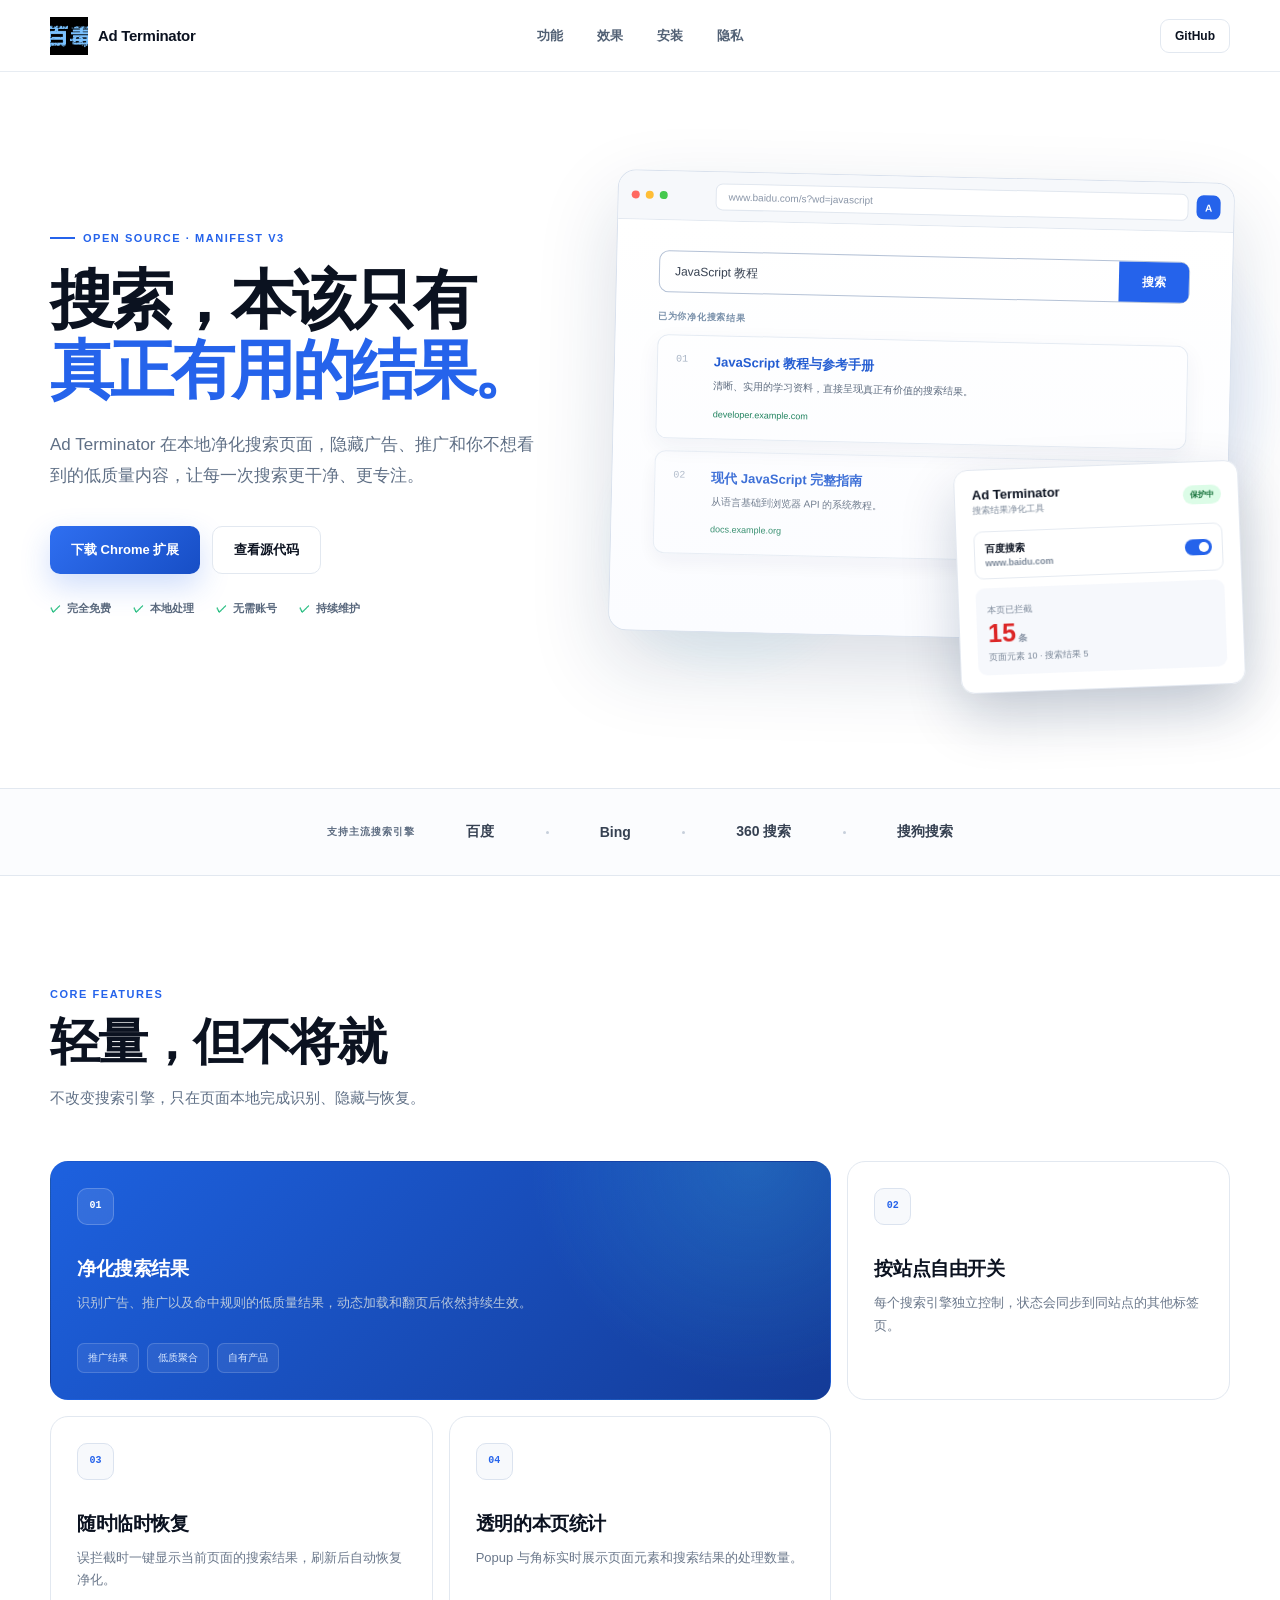
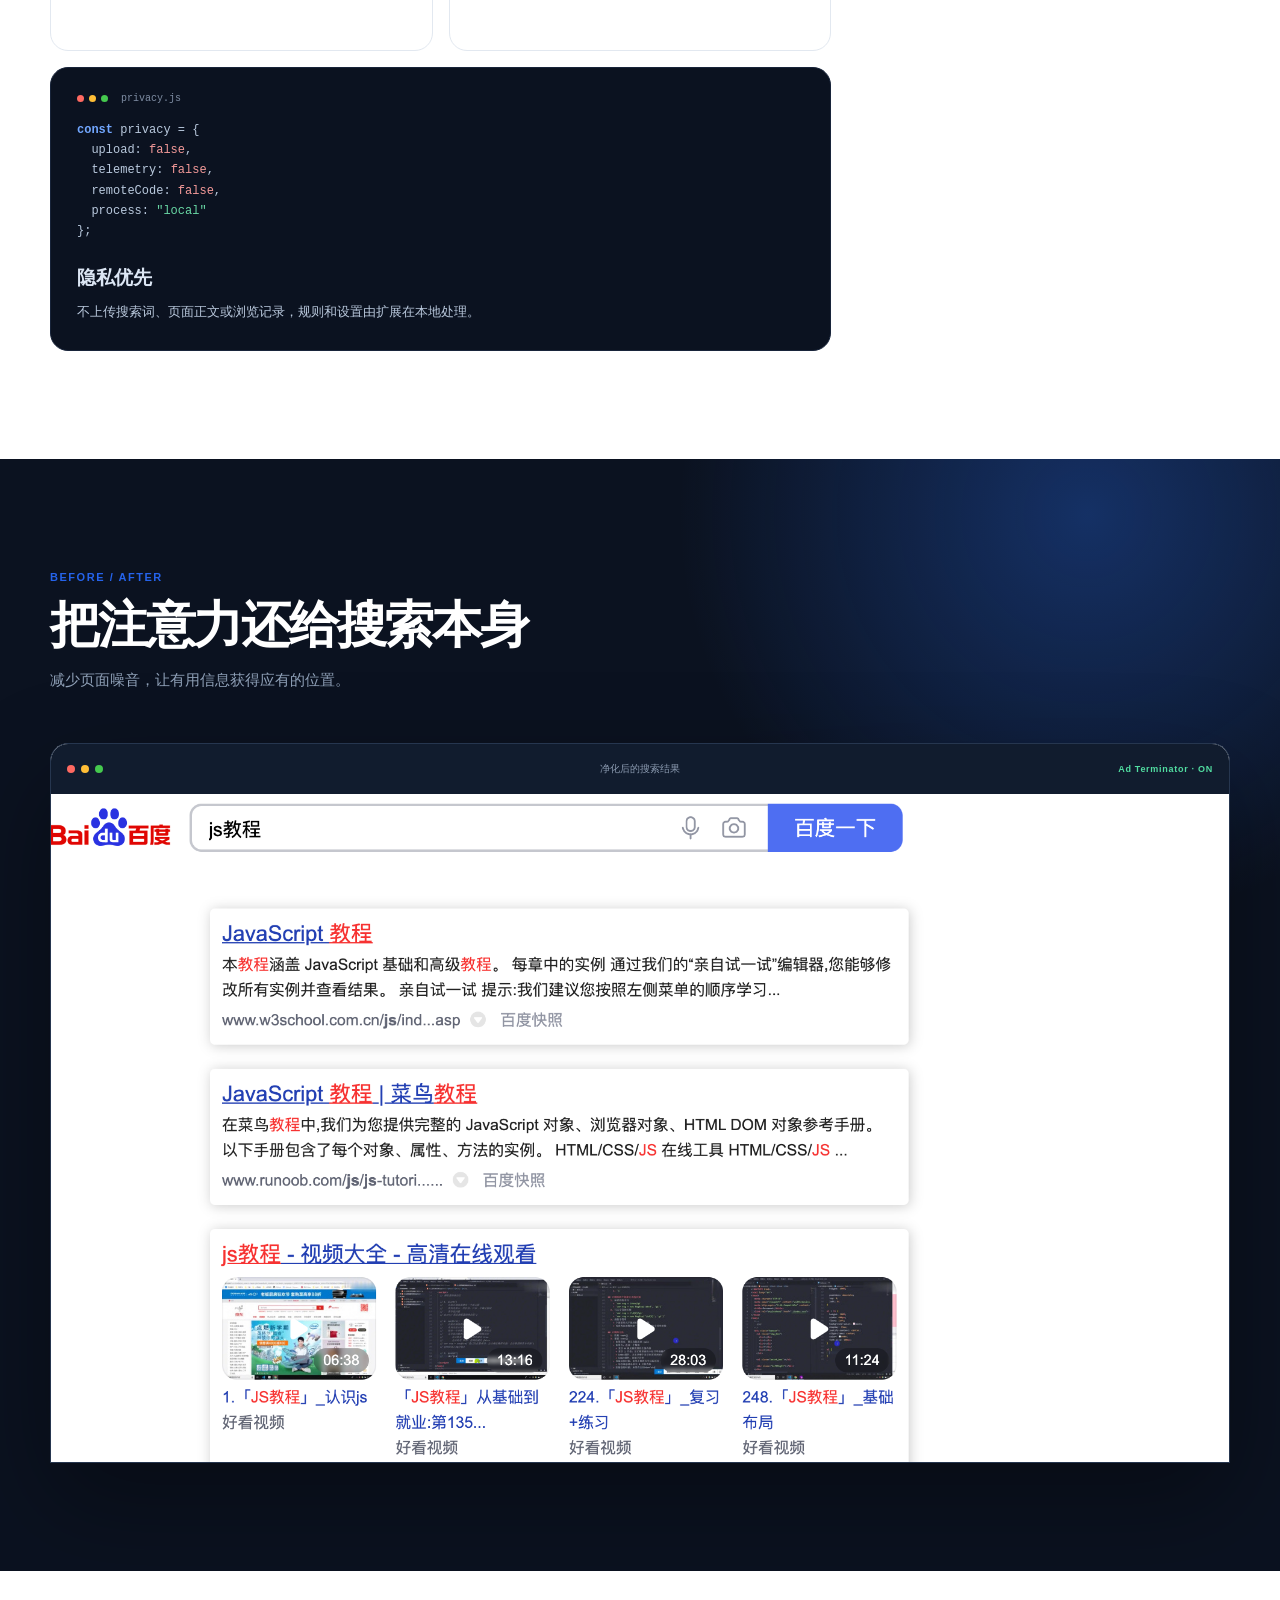
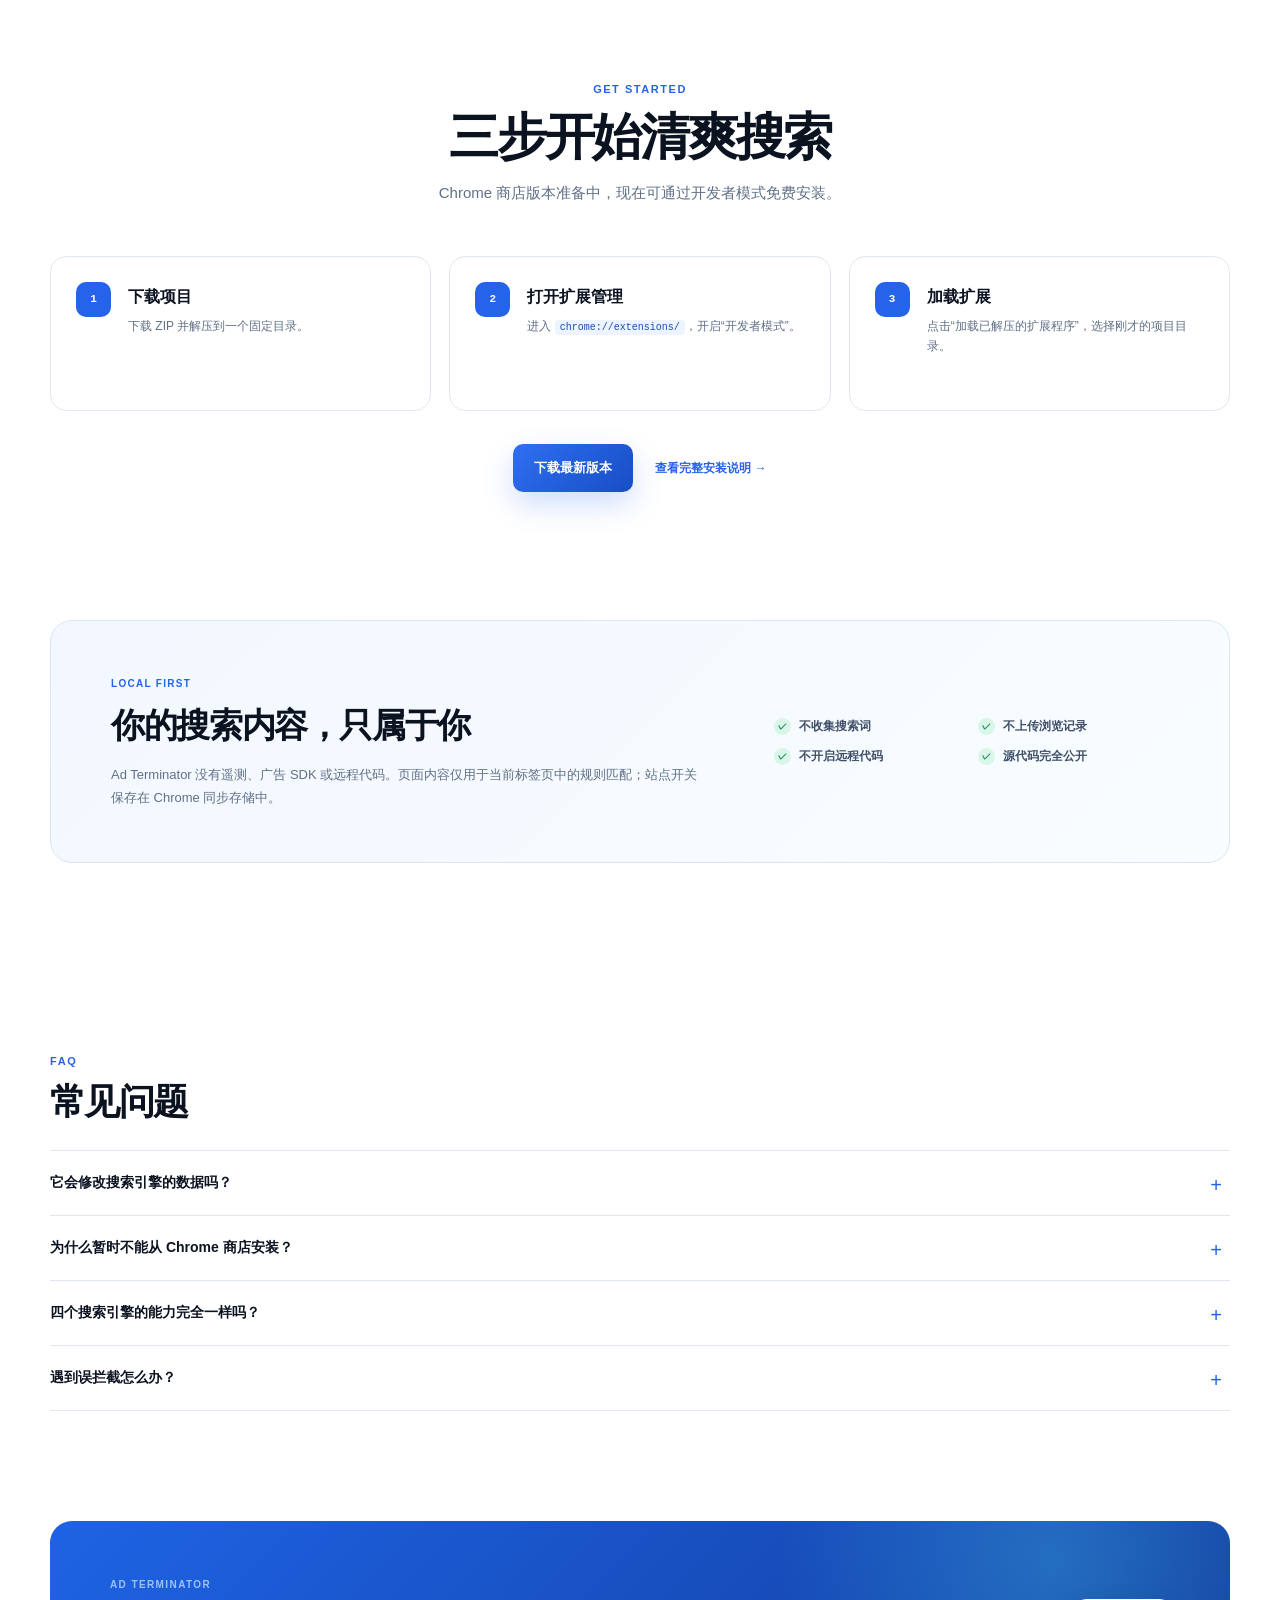
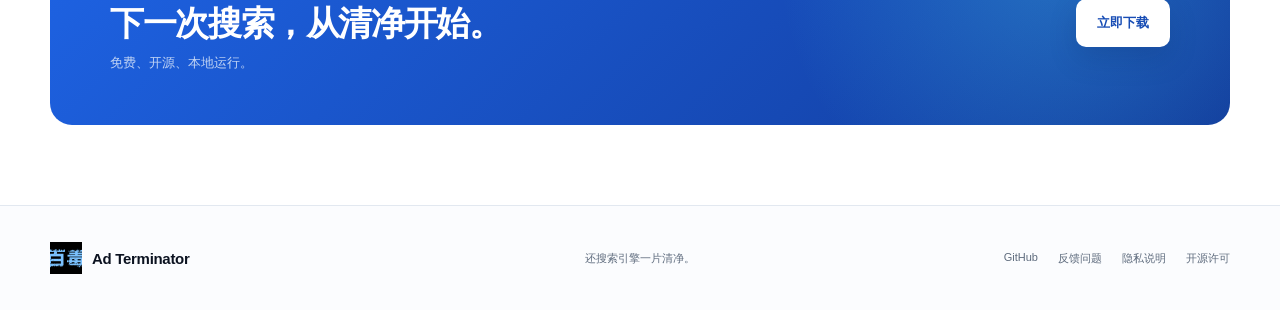
<file: index.html>
<!DOCTYPE html>
<html lang="zh-CN">
  <head>
    <meta charset="utf-8" />
    <meta name="viewport" content="width=device-width, initial-scale=1" />
    <meta name="theme-color" content="#0b1220" />
    <meta
      name="description"
      content="Ad Terminator 是一款轻量、开源的 Chrome 搜索结果净化扩展，支持百度、Bing、360 搜索与搜狗搜索。"
    />
    <meta property="og:title" content="Ad Terminator · 还搜索引擎一片清净" />
    <meta
      property="og:description"
      content="本地过滤广告、推广和低质量搜索结果，不收集搜索内容。"
    />
    <meta property="og:image" content="https://anti-hundred-poison.vercel.app/imgs/4.png" />
    <title>Ad Terminator · 搜索结果净化工具</title>
    <link rel="icon" href="icon_128.png" />
    <link rel="stylesheet" href="styles/index.css" />
  </head>
  <body>
    <header class="site-header">
      <a class="brand" href="#top" aria-label="Ad Terminator 首页">
        <img src="icon_128.png" width="38" height="38" alt="" />
        <span>Ad Terminator</span>
      </a>
      <nav aria-label="主导航">
        <a href="#features">功能</a>
        <a href="#preview">效果</a>
        <a href="#install">安装</a>
        <a href="#privacy">隐私</a>
      </nav>
      <a
        class="header-link"
        href="https://github.com/xumengzi/Anti-Hundred-Poison"
        target="_blank"
        rel="noopener noreferrer"
      >
        GitHub
      </a>
    </header>

    <main id="top">
      <section class="hero section-shell">
        <div class="hero-copy">
          <div class="eyebrow"><span></span> OPEN SOURCE · MANIFEST V3</div>
          <h1>搜索，本该只有<br /><em>真正有用的结果。</em></h1>
          <p class="hero-lead">
            Ad Terminator 在本地净化搜索页面，隐藏广告、推广和你不想看到的低质量内容，让每一次搜索更干净、更专注。
          </p>
          <div class="hero-actions">
            <a
              class="button button-primary"
              href="https://github.com/xumengzi/Anti-Hundred-Poison/archive/refs/heads/master.zip"
            >
              下载 Chrome 扩展
            </a>
            <a
              class="button button-secondary"
              href="https://github.com/xumengzi/Anti-Hundred-Poison"
              target="_blank"
              rel="noopener noreferrer"
            >
              查看源代码
            </a>
          </div>
          <div class="trust-row" aria-label="产品特点">
            <span>完全免费</span>
            <span>本地处理</span>
            <span>无需账号</span>
            <span>持续维护</span>
          </div>
        </div>

        <div class="hero-visual" aria-hidden="true">
          <div class="glow glow-one"></div>
          <div class="glow glow-two"></div>
          <div class="browser-card">
            <div class="browser-bar">
              <div class="traffic-lights"><i></i><i></i><i></i></div>
              <div class="address-bar">www.baidu.com/s?wd=javascript</div>
              <div class="shield">A</div>
            </div>
            <div class="search-demo">
              <div class="search-input">
                <span>JavaScript 教程</span><b>搜索</b>
              </div>
              <div class="clean-label">已为你净化搜索结果</div>
              <article class="result-card">
                <span class="result-index">01</span>
                <div><h3>JavaScript 教程与参考手册</h3><p>清晰、实用的学习资料，直接呈现真正有价值的搜索结果。</p><small>developer.example.com</small></div>
              </article>
              <article class="result-card result-card-muted">
                <span class="result-index">02</span>
                <div><h3>现代 JavaScript 完整指南</h3><p>从语言基础到浏览器 API 的系统教程。</p><small>docs.example.org</small></div>
              </article>
            </div>
          </div>

          <div class="popup-preview">
            <div class="popup-head">
              <div><strong>Ad Terminator</strong><span>搜索结果净化工具</span></div>
              <b>保护中</b>
            </div>
            <div class="popup-site"><span>百度搜索<small>www.baidu.com</small></span><i></i></div>
            <div class="popup-count"><span>本页已拦截</span><strong>15<small> 条</small></strong><p>页面元素 10 · 搜索结果 5</p></div>
          </div>
        </div>
      </section>

      <section class="engine-strip" aria-label="支持的搜索引擎">
        <span>支持主流搜索引擎</span>
        <strong>百度</strong>
        <i></i>
        <strong>Bing</strong>
        <i></i>
        <strong>360 搜索</strong>
        <i></i>
        <strong>搜狗搜索</strong>
      </section>

      <section id="features" class="section section-shell">
        <div class="section-heading">
          <span>CORE FEATURES</span>
          <h2>轻量，但不将就</h2>
          <p>不改变搜索引擎，只在页面本地完成识别、隐藏与恢复。</p>
        </div>
        <div class="feature-grid">
          <article class="feature-card feature-card-primary">
            <div class="feature-icon">01</div>
            <h3>净化搜索结果</h3>
            <p>识别广告、推广以及命中规则的低质量结果，动态加载和翻页后依然持续生效。</p>
            <div class="rule-demo"><span>推广结果</span><span>低质聚合</span><span>自有产品</span></div>
          </article>
          <article class="feature-card">
            <div class="feature-icon">02</div>
            <h3>按站点自由开关</h3>
            <p>每个搜索引擎独立控制，状态会同步到同站点的其他标签页。</p>
          </article>
          <article class="feature-card">
            <div class="feature-icon">03</div>
            <h3>随时临时恢复</h3>
            <p>误拦截时一键显示当前页面的搜索结果，刷新后自动恢复净化。</p>
          </article>
          <article class="feature-card">
            <div class="feature-icon">04</div>
            <h3>透明的本页统计</h3>
            <p>Popup 与角标实时展示页面元素和搜索结果的处理数量。</p>
          </article>
          <article class="feature-card feature-card-dark">
            <div class="code-title"><span></span><span></span><span></span>privacy.js</div>
            <pre><code><b>const</b> privacy = {
  upload: <em>false</em>,
  telemetry: <em>false</em>,
  remoteCode: <em>false</em>,
  process: <i>"local"</i>
};</code></pre>
            <h3>隐私优先</h3>
            <p>不上传搜索词、页面正文或浏览记录，规则和设置由扩展在本地处理。</p>
          </article>
        </div>
      </section>

      <section id="preview" class="section preview-section">
        <div class="section-shell">
          <div class="section-heading section-heading-light">
            <span>BEFORE / AFTER</span>
            <h2>把注意力还给搜索本身</h2>
            <p>减少页面噪音，让有用信息获得应有的位置。</p>
          </div>
          <div class="screenshot-frame">
            <div class="screenshot-toolbar" aria-hidden="true">
              <div><i></i><i></i><i></i></div>
              <span>净化后的搜索结果</span>
              <b>Ad Terminator · ON</b>
            </div>
            <img
              src="imgs/4.png"
              width="1080"
              height="986"
              loading="lazy"
              alt="Ad Terminator 净化后的百度搜索结果"
            />
          </div>
        </div>
      </section>

      <section id="install" class="section section-shell install-section">
        <div class="section-heading">
          <span>GET STARTED</span>
          <h2>三步开始清爽搜索</h2>
          <p>Chrome 商店版本准备中，现在可通过开发者模式免费安装。</p>
        </div>
        <ol class="steps">
          <li><span>1</span><div><h3>下载项目</h3><p>下载 ZIP 并解压到一个固定目录。</p></div></li>
          <li><span>2</span><div><h3>打开扩展管理</h3><p>进入 <code>chrome://extensions/</code>，开启“开发者模式”。</p></div></li>
          <li><span>3</span><div><h3>加载扩展</h3><p>点击“加载已解压的扩展程序”，选择刚才的项目目录。</p></div></li>
        </ol>
        <div class="install-actions">
          <a
            class="button button-primary"
            href="https://github.com/xumengzi/Anti-Hundred-Poison/archive/refs/heads/master.zip"
          >下载最新版本</a>
          <a
            class="text-link"
            href="https://github.com/xumengzi/Anti-Hundred-Poison#安装方法"
            target="_blank"
            rel="noopener noreferrer"
          >查看完整安装说明 →</a>
        </div>
      </section>

      <section id="privacy" class="section section-shell privacy-section">
        <div class="privacy-card">
          <div>
            <span class="privacy-mark">LOCAL FIRST</span>
            <h2>你的搜索内容，只属于你</h2>
            <p>
              Ad Terminator 没有遥测、广告 SDK 或远程代码。页面内容仅用于当前标签页中的规则匹配；站点开关保存在 Chrome 同步存储中。
            </p>
          </div>
          <ul>
            <li><i></i>不收集搜索词</li>
            <li><i></i>不上传浏览记录</li>
            <li><i></i>不开启远程代码</li>
            <li><i></i>源代码完全公开</li>
          </ul>
        </div>
      </section>

      <section class="faq section-shell">
        <div class="section-heading compact"><span>FAQ</span><h2>常见问题</h2></div>
        <div class="faq-list">
          <details><summary>它会修改搜索引擎的数据吗？</summary><p>不会。扩展只在你的浏览器中隐藏或恢复页面元素，不会修改搜索引擎服务器上的任何数据。</p></details>
          <details><summary>为什么暂时不能从 Chrome 商店安装？</summary><p>商店版本仍在准备中。目前可以从 GitHub 下载源码，通过 Chrome 开发者模式加载。</p></details>
          <details><summary>四个搜索引擎的能力完全一样吗？</summary><p>百度和 Bing 支持页面净化与动态结果过滤；360 搜索和搜狗搜索目前提供基础页面净化。</p></details>
          <details><summary>遇到误拦截怎么办？</summary><p>可以在 Popup 中临时显示本页结果，或前往 GitHub Issues 提交误拦截反馈。</p></details>
        </div>
      </section>

      <section class="final-cta section-shell">
        <div>
          <span>AD TERMINATOR</span>
          <h2>下一次搜索，从清净开始。</h2>
          <p>免费、开源、本地运行。</p>
        </div>
        <a
          class="button button-light"
          href="https://github.com/xumengzi/Anti-Hundred-Poison/archive/refs/heads/master.zip"
        >立即下载</a>
      </section>
    </main>

    <footer class="site-footer">
      <a class="brand footer-brand" href="#top"><img src="icon_128.png" width="32" height="32" alt="" /><span>Ad Terminator</span></a>
      <p>还搜索引擎一片清净。</p>
      <div>
        <a href="https://github.com/xumengzi/Anti-Hundred-Poison" target="_blank" rel="noopener noreferrer">GitHub</a>
        <a href="https://github.com/xumengzi/Anti-Hundred-Poison/issues/new" target="_blank" rel="noopener noreferrer">反馈问题</a>
        <a href="#privacy">隐私说明</a>
        <a href="LICENSE">开源许可</a>
      </div>
    </footer>
  </body>
</html>
</file>
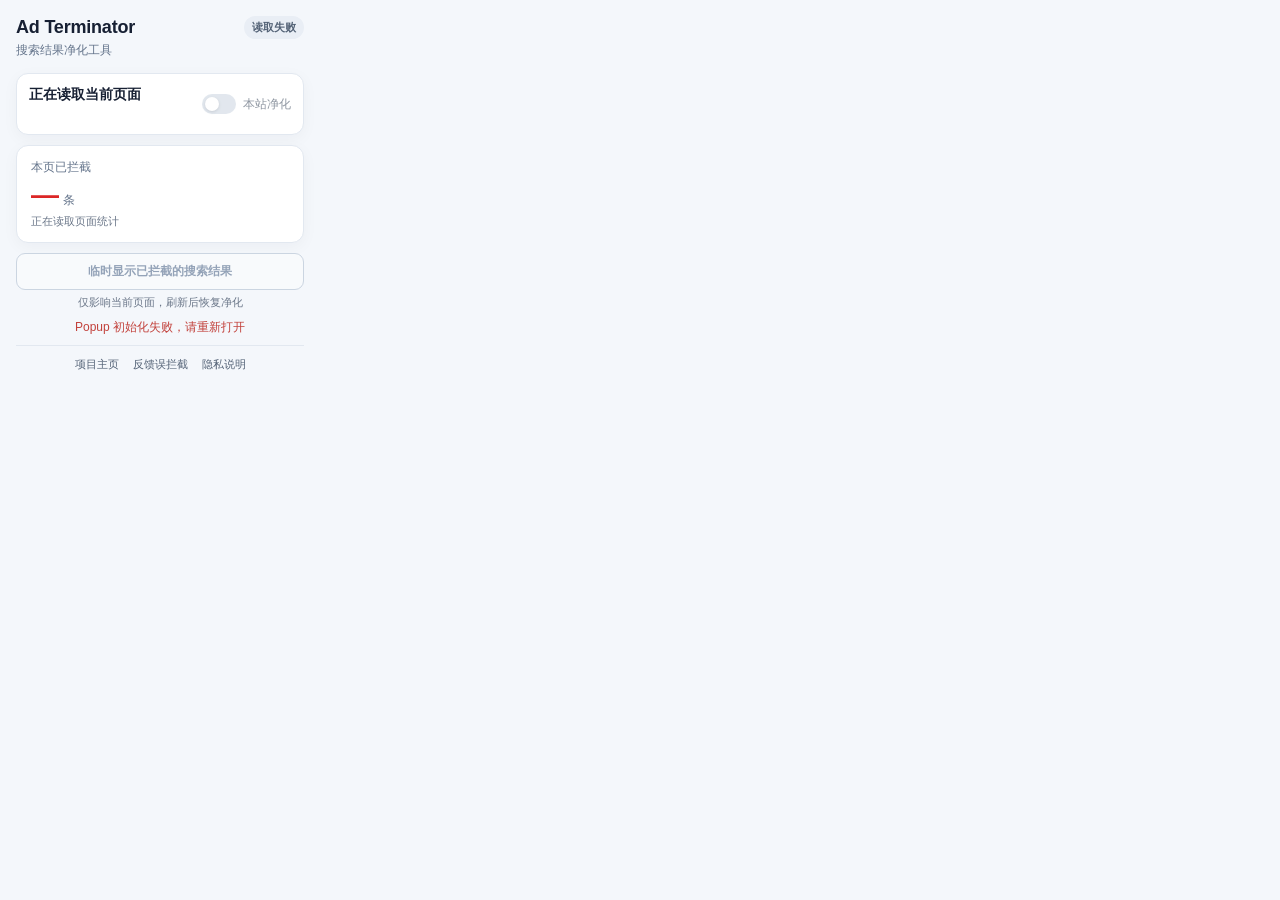
<file: popup.html>
<!DOCTYPE html>
<html lang="zh-CN">
  <head>
    <meta charset="utf-8" />
    <meta name="viewport" content="width=device-width, initial-scale=1" />
    <title>Ad Terminator</title>
    <link rel="stylesheet" href="styles/popup.css" />
  </head>
  <body>
    <main id="app">
      <header class="brand">
        <div>
          <h1>Ad Terminator</h1>
          <p>搜索结果净化工具</p>
        </div>
        <span id="status" class="status status--loading">正在检测</span>
      </header>

      <section class="site-card" aria-label="当前站点状态">
        <div>
          <div id="siteName" class="site-name">正在读取当前页面</div>
          <div id="siteHost" class="site-host"></div>
        </div>
        <label class="switch">
          <input type="checkbox" id="siteEnabled" disabled />
          <span class="switch-track" aria-hidden="true"></span>
          <span id="switchText">本站净化</span>
        </label>
      </section>

      <section class="stat-card" aria-label="本页净化统计">
        <div class="stat-label">本页已拦截</div>
        <div class="stat-value"><span id="count">—</span><small>条</small></div>
        <div id="countDetail" class="muted">正在读取页面统计</div>
      </section>

      <button id="revealResults" class="secondary-button" type="button" disabled>
        临时显示已拦截的搜索结果
      </button>
      <p class="action-note">仅影响当前页面，刷新后恢复净化</p>

      <div id="tip" role="status" aria-live="polite"></div>

      <footer>
        <a href="https://github.com/xumengzi/Anti-Hundred-Poison" target="_blank" rel="noopener noreferrer">项目主页</a>
        <a href="https://github.com/xumengzi/Anti-Hundred-Poison/issues/new" target="_blank" rel="noopener noreferrer">反馈误拦截</a>
        <a href="https://github.com/xumengzi/Anti-Hundred-Poison#隐私说明" target="_blank" rel="noopener noreferrer">隐私说明</a>
      </footer>
    </main>
    <script src="scripts/popup.js"></script>
  </body>
</html>
</file>
<file: styles/index.css>
:root {
  color-scheme: light;
  --ink: #0b1220;
  --muted: #607086;
  --line: #e2e8f0;
  --surface: #f5f7fb;
  --blue: #2563eb;
  --blue-dark: #1746b5;
  --cyan: #4bd7f2;
  --green: #19b979;
  font-family: Inter, ui-sans-serif, -apple-system, BlinkMacSystemFont, "Segoe UI", "PingFang SC", "Microsoft YaHei", sans-serif;
  color: var(--ink);
  background: #fff;
  scroll-behavior: smooth;
}

* { box-sizing: border-box; }
html, body { margin: 0; min-width: 320px; }
body { overflow-x: hidden; background: #fff; }
a { color: inherit; text-decoration: none; }
img { max-width: 100%; }
button, input { font: inherit; }

.section-shell { width: min(1180px, calc(100% - 48px)); margin-inline: auto; }
.site-header {
  position: sticky; top: 0; z-index: 20;
  display: grid; grid-template-columns: 1fr auto 1fr; align-items: center;
  height: 72px; padding: 0 max(24px, calc((100vw - 1180px) / 2));
  border-bottom: 1px solid rgba(226, 232, 240, .82);
  background: rgba(255, 255, 255, .88); backdrop-filter: blur(18px);
}
.brand { display: inline-flex; align-items: center; gap: 10px; width: fit-content; font-size: 15px; font-weight: 800; letter-spacing: -.02em; }
.brand img { object-fit: contain; }
.site-header nav { display: flex; gap: 34px; color: #526175; font-size: 13px; font-weight: 600; }
.site-header nav a, .header-link { transition: color .18s ease; }
.site-header nav a:hover, .header-link:hover { color: var(--blue); }
.header-link { justify-self: end; padding: 9px 14px; border: 1px solid var(--line); border-radius: 9px; font-size: 12px; font-weight: 700; }

.hero { display: grid; grid-template-columns: .88fr 1.12fr; align-items: center; gap: 78px; min-height: 700px; padding-block: 82px 94px; }
.hero-copy { position: relative; z-index: 3; }
.eyebrow, .section-heading > span { color: var(--blue); font-size: 11px; font-weight: 800; letter-spacing: .14em; }
.eyebrow { display: flex; align-items: center; gap: 8px; }
.eyebrow span { width: 25px; height: 2px; background: var(--blue); }
.hero h1 { margin: 22px 0 24px; font-size: clamp(48px, 5vw, 72px); line-height: 1.08; letter-spacing: -.055em; }
.hero h1 em { color: var(--blue); font-style: normal; }
.hero-lead { max-width: 560px; margin: 0; color: var(--muted); font-size: 17px; line-height: 1.85; }
.hero-actions { display: flex; flex-wrap: wrap; gap: 12px; margin-top: 34px; }
.button { display: inline-flex; min-height: 48px; align-items: center; justify-content: center; padding: 0 21px; border-radius: 10px; font-size: 13px; font-weight: 750; transition: transform .18s ease, box-shadow .18s ease, background .18s ease; }
.button:hover { transform: translateY(-2px); }
.button-primary { color: #fff; background: linear-gradient(135deg, #2f6ff1, #174ec5); box-shadow: 0 12px 30px rgba(37, 99, 235, .22); }
.button-primary:hover { box-shadow: 0 16px 38px rgba(37, 99, 235, .3); }
.button-secondary { border: 1px solid var(--line); background: #fff; }
.button-secondary:hover { border-color: #b8c6dc; box-shadow: 0 10px 25px rgba(15, 23, 42, .08); }
.trust-row { display: flex; flex-wrap: wrap; gap: 8px 22px; margin-top: 27px; color: #58677c; font-size: 11px; font-weight: 650; }
.trust-row span::before { content: "✓"; margin-right: 6px; color: var(--green); font-weight: 900; }

.hero-visual { position: relative; min-height: 540px; }
.glow { position: absolute; border-radius: 50%; filter: blur(2px); }
.glow-one { top: 30px; right: -70px; width: 410px; height: 410px; background: radial-gradient(circle, rgba(59, 130, 246, .2), transparent 67%); }
.glow-two { bottom: 0; left: -30px; width: 300px; height: 300px; background: radial-gradient(circle, rgba(75, 215, 242, .15), transparent 68%); }
.browser-card { position: absolute; top: 22px; right: 0; width: min(620px, 100%); overflow: hidden; border: 1px solid #d9e1ed; border-radius: 18px; background: #fff; box-shadow: 0 32px 80px rgba(18, 45, 86, .16); transform: rotate(1.3deg); }
.browser-bar { display: grid; grid-template-columns: 84px 1fr 32px; align-items: center; height: 49px; padding: 0 13px; border-bottom: 1px solid var(--line); background: #f6f8fb; }
.traffic-lights { display: flex; gap: 6px; }
.traffic-lights i, .screenshot-toolbar i { display: block; width: 8px; height: 8px; border-radius: 50%; background: #ff6961; }
.traffic-lights i:nth-child(2), .screenshot-toolbar i:nth-child(2) { background: #ffbe36; }
.traffic-lights i:nth-child(3), .screenshot-toolbar i:nth-child(3) { background: #45c94e; }
.address-bar { overflow: hidden; padding: 7px 12px; border: 1px solid #e1e7ef; border-radius: 7px; color: #8a96a8; background: #fff; font-size: 10px; text-overflow: ellipsis; white-space: nowrap; }
.shield { display: grid; place-items: center; justify-self: end; width: 24px; height: 24px; border-radius: 7px; color: #fff; background: var(--blue); font-size: 10px; font-weight: 900; }
.search-demo { min-height: 410px; padding: 30px 42px 42px; background: linear-gradient(180deg, #fff, #fbfcff); }
.search-input { display: flex; height: 42px; align-items: center; justify-content: space-between; padding-left: 15px; border: 1.5px solid #b5c2d6; border-radius: 10px; color: #374151; font-size: 12px; }
.search-input b { align-self: stretch; display: grid; place-items: center; min-width: 70px; border-radius: 0 8px 8px 0; color: #fff; background: var(--blue); }
.clean-label { margin: 18px 0 11px; color: #7990aa; font-size: 9px; font-weight: 700; letter-spacing: .08em; text-transform: uppercase; }
.result-card { position: relative; display: grid; grid-template-columns: 30px 1fr; gap: 8px; margin-bottom: 12px; padding: 17px 18px; border: 1px solid #e5ebf3; border-radius: 11px; box-shadow: 0 8px 22px rgba(29, 58, 102, .06); }
.result-card h3 { margin: 0 0 7px; color: #245dd2; font-size: 13px; }
.result-card p { margin: 0 0 8px; color: #5f6d80; font-size: 10px; line-height: 1.65; }
.result-card small { color: #21835f; font-size: 9px; }
.result-index { color: #a8b4c5; font: 10px/1.4 ui-monospace, monospace; }
.result-card-muted { opacity: .88; }
.popup-preview { position: absolute; right: -12px; bottom: 5px; width: 285px; padding: 17px; border: 1px solid #e3e8f0; border-radius: 14px; background: rgba(255,255,255,.96); box-shadow: 0 24px 55px rgba(12, 36, 73, .2); transform: rotate(-2.2deg); backdrop-filter: blur(12px); }
.popup-head, .popup-site { display: flex; align-items: center; justify-content: space-between; }
.popup-head div { display: flex; flex-direction: column; gap: 2px; }
.popup-head strong { font-size: 13px; }
.popup-head span, .popup-site small, .popup-count span, .popup-count p { color: #7a8798; font-size: 9px; }
.popup-head b { padding: 4px 7px; border-radius: 999px; color: #16713a; background: #dcfce7; font-size: 8px; }
.popup-site { margin-top: 14px; padding: 10px; border: 1px solid #e5eaf1; border-radius: 9px; font-size: 10px; font-weight: 700; }
.popup-site span { display: flex; flex-direction: column; gap: 2px; }
.popup-site i { position: relative; width: 27px; height: 16px; border-radius: 999px; background: var(--blue); }
.popup-site i::after { content: ""; position: absolute; top: 3px; right: 3px; width: 10px; height: 10px; border-radius: 50%; background: #fff; }
.popup-count { margin-top: 9px; padding: 11px; border-radius: 9px; background: #f6f8fc; }
.popup-count strong { display: block; margin-top: 2px; color: #dc2626; font-size: 25px; }
.popup-count strong small { color: #8793a4; font-size: 9px; }
.popup-count p { margin: 3px 0 0; }

.engine-strip { display: flex; min-height: 88px; align-items: center; justify-content: center; gap: clamp(18px, 4vw, 52px); padding: 20px 24px; border-block: 1px solid var(--line); color: #5e6d82; background: #fbfcfe; }
.engine-strip span { font-size: 10px; font-weight: 750; letter-spacing: .1em; text-transform: uppercase; }
.engine-strip strong { color: #364152; font-size: 14px; }
.engine-strip i { width: 3px; height: 3px; border-radius: 50%; background: #c6cfdb; }

.section { padding-block: 108px; }
.section-heading { max-width: 660px; margin-bottom: 50px; }
.section-heading h2 { margin: 12px 0 13px; font-size: clamp(34px, 4vw, 50px); line-height: 1.15; letter-spacing: -.045em; }
.section-heading p { margin: 0; color: var(--muted); font-size: 15px; line-height: 1.75; }
.feature-grid { display: grid; grid-template-columns: repeat(6, 1fr); gap: 16px; }
.feature-card { grid-column: span 2; min-height: 235px; padding: 26px; border: 1px solid var(--line); border-radius: 18px; background: #fff; transition: transform .2s ease, box-shadow .2s ease; }
.feature-card:hover { transform: translateY(-4px); box-shadow: 0 18px 45px rgba(18, 44, 84, .09); }
.feature-card-primary { grid-column: span 4; color: #fff; background: radial-gradient(circle at 90% 0, rgba(75,215,242,.2), transparent 30%), linear-gradient(135deg, #1d61df, #143b97); border-color: transparent; }
.feature-card-dark { grid-column: span 4; min-height: 275px; color: #dce6f4; background: #0b1220; border-color: #18243a; }
.feature-icon { display: grid; width: 37px; height: 37px; place-items: center; margin-bottom: 31px; border: 1px solid #dbe3ef; border-radius: 10px; color: var(--blue); background: #f7f9fc; font: 700 10px/1 ui-monospace, monospace; }
.feature-card-primary .feature-icon { color: #fff; border-color: rgba(255,255,255,.2); background: rgba(255,255,255,.1); }
.feature-card h3 { margin: 0 0 10px; font-size: 19px; letter-spacing: -.02em; }
.feature-card p { max-width: 600px; margin: 0; color: #6b788b; font-size: 13px; line-height: 1.75; }
.feature-card-primary p, .feature-card-dark p { color: #b9c8dc; }
.rule-demo { display: flex; flex-wrap: wrap; gap: 8px; margin-top: 28px; }
.rule-demo span { padding: 7px 10px; border: 1px solid rgba(255,255,255,.16); border-radius: 7px; color: #dceaff; background: rgba(255,255,255,.07); font-size: 10px; }
.code-title { display: flex; align-items: center; gap: 5px; margin-bottom: 16px; color: #7f8da3; font: 10px/1 ui-monospace, monospace; }
.code-title span { width: 7px; height: 7px; border-radius: 50%; background: #ff6961; }
.code-title span:nth-child(2) { background: #ffbe36; }
.code-title span:nth-child(3) { margin-right: 8px; background: #45c94e; }
.feature-card pre { margin: 0 0 23px; color: #b9c9dd; font: 12px/1.7 ui-monospace, SFMono-Regular, Consolas, monospace; }
.feature-card pre b { color: #72a7ff; }.feature-card pre em { color: #f49a99; font-style: normal; }.feature-card pre i { color: #68d7a4; font-style: normal; }

.preview-section { overflow: hidden; color: #fff; background: radial-gradient(circle at 85% 5%, rgba(38,102,223,.36), transparent 27%), #0b1220; }
.section-heading-light p { color: #8fa0b7; }
.screenshot-frame { overflow: hidden; max-height: 720px; border: 1px solid #26364f; border-radius: 18px 18px 0 0; background: #fff; box-shadow: 0 40px 100px rgba(0,0,0,.35); }
.screenshot-toolbar { display: grid; grid-template-columns: 1fr auto 1fr; align-items: center; height: 50px; padding: 0 16px; color: #8b9ab0; background: #111c2e; font-size: 10px; }
.screenshot-toolbar div { display: flex; gap: 6px; }
.screenshot-toolbar b { justify-self: end; color: #51dda1; font-size: 9px; letter-spacing: .08em; }
.screenshot-frame img { display: block; width: 100%; height: auto; }

.install-section { text-align: center; }
.install-section .section-heading { margin-inline: auto; }
.steps { display: grid; grid-template-columns: repeat(3, 1fr); gap: 18px; margin: 0; padding: 0; list-style: none; text-align: left; }
.steps li { display: flex; gap: 17px; min-height: 155px; padding: 25px; border: 1px solid var(--line); border-radius: 16px; background: #fff; }
.steps > li > span { display: grid; flex: 0 0 auto; width: 35px; height: 35px; place-items: center; border-radius: 10px; color: #fff; background: var(--blue); font: 750 11px/1 ui-monospace, monospace; }
.steps h3 { margin: 5px 0 8px; font-size: 16px; }
.steps p { margin: 0; color: var(--muted); font-size: 12px; line-height: 1.7; }
.steps code { padding: 2px 5px; border-radius: 4px; color: #174eb5; background: #edf3ff; font-size: 10px; }
.install-actions { display: flex; align-items: center; justify-content: center; gap: 22px; margin-top: 33px; }
.text-link { color: var(--blue); font-size: 12px; font-weight: 700; }

.privacy-section { padding-top: 20px; }
.privacy-card { display: grid; grid-template-columns: 1.2fr .8fr; gap: 70px; align-items: center; padding: 52px 60px; border: 1px solid #dbe5f1; border-radius: 22px; background: linear-gradient(135deg, #f3f7ff, #f8fdff); }
.privacy-mark { color: var(--blue); font-size: 10px; font-weight: 850; letter-spacing: .13em; }
.privacy-card h2 { margin: 12px 0 14px; font-size: 34px; letter-spacing: -.04em; }
.privacy-card p { margin: 0; color: var(--muted); font-size: 13px; line-height: 1.8; }
.privacy-card ul { display: grid; grid-template-columns: 1fr 1fr; gap: 13px; margin: 0; padding: 0; list-style: none; }
.privacy-card li { display: flex; align-items: center; gap: 8px; color: #405068; font-size: 12px; font-weight: 650; }
.privacy-card li i { display: grid; width: 17px; height: 17px; place-items: center; border-radius: 50%; background: #d9f6e9; }
.privacy-card li i::after { content: "✓"; color: #138256; font-size: 9px; font-style: normal; font-weight: 900; }

.faq { padding-block: 80px 110px; }
.section-heading.compact { margin-bottom: 28px; }
.section-heading.compact h2 { font-size: 36px; }
.faq-list { border-top: 1px solid var(--line); }
.faq details { border-bottom: 1px solid var(--line); }
.faq summary { position: relative; padding: 23px 42px 23px 0; font-size: 14px; font-weight: 720; cursor: pointer; list-style: none; }
.faq summary::-webkit-details-marker { display: none; }
.faq summary::after { content: "+"; position: absolute; right: 8px; color: var(--blue); font-size: 20px; font-weight: 400; }
.faq details[open] summary::after { content: "−"; }
.faq details p { max-width: 800px; margin: -5px 0 23px; color: var(--muted); font-size: 13px; line-height: 1.75; }

.final-cta { display: flex; align-items: center; justify-content: space-between; gap: 30px; margin-bottom: 80px; padding: 53px 60px; border-radius: 22px; color: #fff; background: radial-gradient(circle at 85% 20%, rgba(75,215,242,.28), transparent 27%), linear-gradient(135deg, #1e63e4, #123c9c); }
.final-cta span { color: #9ec2ff; font-size: 10px; font-weight: 800; letter-spacing: .14em; }
.final-cta h2 { margin: 9px 0 7px; font-size: 34px; letter-spacing: -.04em; }
.final-cta p { margin: 0; color: #c1d4f4; font-size: 13px; }
.button-light { color: #184db5; background: #fff; box-shadow: 0 12px 28px rgba(9,38,99,.2); white-space: nowrap; }
.site-footer { display: grid; grid-template-columns: 1fr auto 1fr; align-items: center; min-height: 105px; padding: 24px max(24px, calc((100vw - 1180px) / 2)); border-top: 1px solid var(--line); color: #5e6b7d; background: #fbfcfe; font-size: 11px; }
.footer-brand { color: var(--ink); }
.site-footer p { margin: 0; }
.site-footer > div { display: flex; justify-self: end; gap: 20px; }
.site-footer > div a:hover { color: var(--blue); }

@media (max-width: 980px) {
  .site-header { grid-template-columns: 1fr auto; }.site-header nav { display: none; }
  .hero { grid-template-columns: 1fr; gap: 40px; padding-top: 70px; }.hero-copy { max-width: 690px; }.hero-visual { min-height: 510px; }
  .browser-card { left: 0; margin: auto; }.popup-preview { right: 2%; }
  .feature-card, .feature-card-primary, .feature-card-dark { grid-column: span 3; }
  .privacy-card { gap: 35px; padding: 44px; }
}

@media (max-width: 720px) {
  .section-shell { width: min(100% - 30px, 1180px); }
  .site-header { height: 62px; padding-inline: 15px; }.header-link { padding: 8px 11px; }.brand { font-size: 14px; }.brand img { width: 32px; height: 32px; }
  .hero { min-height: auto; padding-block: 58px 72px; }.hero h1 { font-size: clamp(41px, 13vw, 58px); }.hero-lead { font-size: 15px; }.hero-visual { min-height: 430px; }
  .browser-card { width: 100%; }.search-demo { min-height: 350px; padding: 24px 20px 35px; }.popup-preview { width: 230px; right: -4px; bottom: 0; }
  .engine-strip { justify-content: flex-start; overflow-x: auto; }.engine-strip span { display: none; }.engine-strip strong { white-space: nowrap; }
  .section { padding-block: 78px; }.feature-grid { grid-template-columns: 1fr; }.feature-card, .feature-card-primary, .feature-card-dark { grid-column: auto; }
  .steps { grid-template-columns: 1fr; }.steps li { min-height: auto; }
  .privacy-card { grid-template-columns: 1fr; padding: 34px 26px; }.privacy-card ul { grid-template-columns: 1fr 1fr; }
  .final-cta { align-items: flex-start; flex-direction: column; margin-bottom: 50px; padding: 38px 28px; }.final-cta h2 { font-size: 30px; }
  .site-footer { grid-template-columns: 1fr; gap: 15px; text-align: center; }.footer-brand, .site-footer > div { justify-self: center; }.site-footer > div { flex-wrap: wrap; justify-content: center; }.site-footer p { order: 3; }
}

@media (max-width: 440px) {
  .hero-actions { flex-direction: column; }.hero-actions .button { width: 100%; }.trust-row { display: grid; grid-template-columns: 1fr 1fr; }
  .hero-visual { min-height: 390px; }.browser-bar { grid-template-columns: 65px 1fr 28px; }.search-demo { padding-inline: 14px; }.result-card { padding: 14px 12px; }.popup-preview { width: 210px; }
  .privacy-card ul { grid-template-columns: 1fr; }.install-actions { align-items: stretch; flex-direction: column; }.install-actions .button { width: 100%; }
  .screenshot-toolbar { grid-template-columns: 1fr auto; }.screenshot-toolbar > span { display: none; }
}

@media (prefers-reduced-motion: reduce) {
  :root { scroll-behavior: auto; }
  *, *::before, *::after { transition-duration: .01ms !important; }
}
</file>
<file: styles/popup.css>
:root {
  color-scheme: light;
  font-family: -apple-system, BlinkMacSystemFont, "Segoe UI", "PingFang SC",
    "Microsoft YaHei", sans-serif;
  color: #172033;
  background: #f4f7fb;
}

* {
  box-sizing: border-box;
}

html,
body {
  margin: 0;
  padding: 0;
  background: #f4f7fb;
}

button,
input {
  font: inherit;
}

#app {
  width: 320px;
  padding: 16px;
}

.brand {
  display: flex;
  align-items: flex-start;
  justify-content: space-between;
  gap: 12px;
  margin-bottom: 14px;
}

.brand h1 {
  margin: 0;
  font-size: 18px;
  line-height: 1.3;
  letter-spacing: -0.2px;
}

.brand p {
  margin: 3px 0 0;
  color: #64748b;
  font-size: 12px;
}

.status {
  flex: 0 0 auto;
  padding: 4px 8px;
  border-radius: 999px;
  font-size: 11px;
  font-weight: 600;
  background: #e2e8f0;
  color: #475569;
}

.status--active {
  background: #dcfce7;
  color: #16713a;
}

.status--paused {
  background: #fff1d6;
  color: #925f00;
}

.status--unsupported,
.status--waiting {
  background: #e9eef5;
  color: #526175;
}

.site-card,
.stat-card {
  border: 1px solid #e2e8f0;
  border-radius: 12px;
  background: #fff;
  box-shadow: 0 4px 16px rgba(15, 23, 42, 0.04);
}

.site-card {
  display: flex;
  align-items: center;
  justify-content: space-between;
  gap: 12px;
  padding: 12px;
}

.site-name {
  font-size: 14px;
  font-weight: 650;
}

.site-host {
  min-height: 16px;
  margin-top: 2px;
  color: #7b8798;
  font-size: 11px;
}

.switch {
  display: inline-flex;
  align-items: center;
  gap: 7px;
  color: #334155;
  font-size: 12px;
  cursor: pointer;
  white-space: nowrap;
}

.switch input {
  position: absolute;
  width: 1px;
  height: 1px;
  opacity: 0;
}

.switch-track {
  position: relative;
  width: 34px;
  height: 20px;
  border-radius: 999px;
  background: #cbd5e1;
  transition: background 0.18s ease;
}

.switch-track::after {
  content: "";
  position: absolute;
  top: 3px;
  left: 3px;
  width: 14px;
  height: 14px;
  border-radius: 50%;
  background: #fff;
  box-shadow: 0 1px 3px rgba(15, 23, 42, 0.25);
  transition: transform 0.18s ease;
}

.switch input:checked + .switch-track {
  background: #2563eb;
}

.switch input:checked + .switch-track::after {
  transform: translateX(14px);
}

.switch input:focus-visible + .switch-track {
  outline: 3px solid rgba(37, 99, 235, 0.24);
  outline-offset: 2px;
}

.switch:has(input:disabled) {
  cursor: not-allowed;
  opacity: 0.55;
}

.stat-card {
  margin-top: 10px;
  padding: 13px 14px;
}

.stat-label {
  color: #64748b;
  font-size: 12px;
}

.stat-value {
  margin: 2px 0;
  color: #dc2626;
  font-size: 28px;
  font-weight: 700;
  line-height: 1.2;
}

.stat-value small {
  margin-left: 4px;
  color: #64748b;
  font-size: 12px;
  font-weight: 500;
}

.muted,
.action-note {
  color: #6b7789;
  font-size: 11px;
}

.secondary-button {
  width: 100%;
  margin-top: 10px;
  padding: 9px 12px;
  border: 1px solid #cbd5e1;
  border-radius: 9px;
  color: #1d4ed8;
  background: #fff;
  font-size: 12px;
  font-weight: 600;
  cursor: pointer;
}

.secondary-button:hover:not(:disabled) {
  border-color: #93b4f5;
  background: #f5f8ff;
}

.secondary-button:focus-visible,
footer a:focus-visible {
  outline: 3px solid rgba(37, 99, 235, 0.24);
  outline-offset: 2px;
}

.secondary-button:disabled {
  color: #94a3b8;
  background: #f8fafc;
  cursor: not-allowed;
}

.action-note {
  margin: 5px 2px 0;
  text-align: center;
}

#tip {
  min-height: 18px;
  margin-top: 9px;
  color: #16713a;
  font-size: 12px;
  text-align: center;
}

#tip.tip--error {
  color: #c2413b;
}

footer {
  display: flex;
  justify-content: center;
  gap: 14px;
  margin-top: 8px;
  padding-top: 11px;
  border-top: 1px solid #e2e8f0;
}

footer a {
  color: #526175;
  font-size: 11px;
  text-decoration: none;
}

footer a:hover {
  color: #1d4ed8;
  text-decoration: underline;
}
</file>
